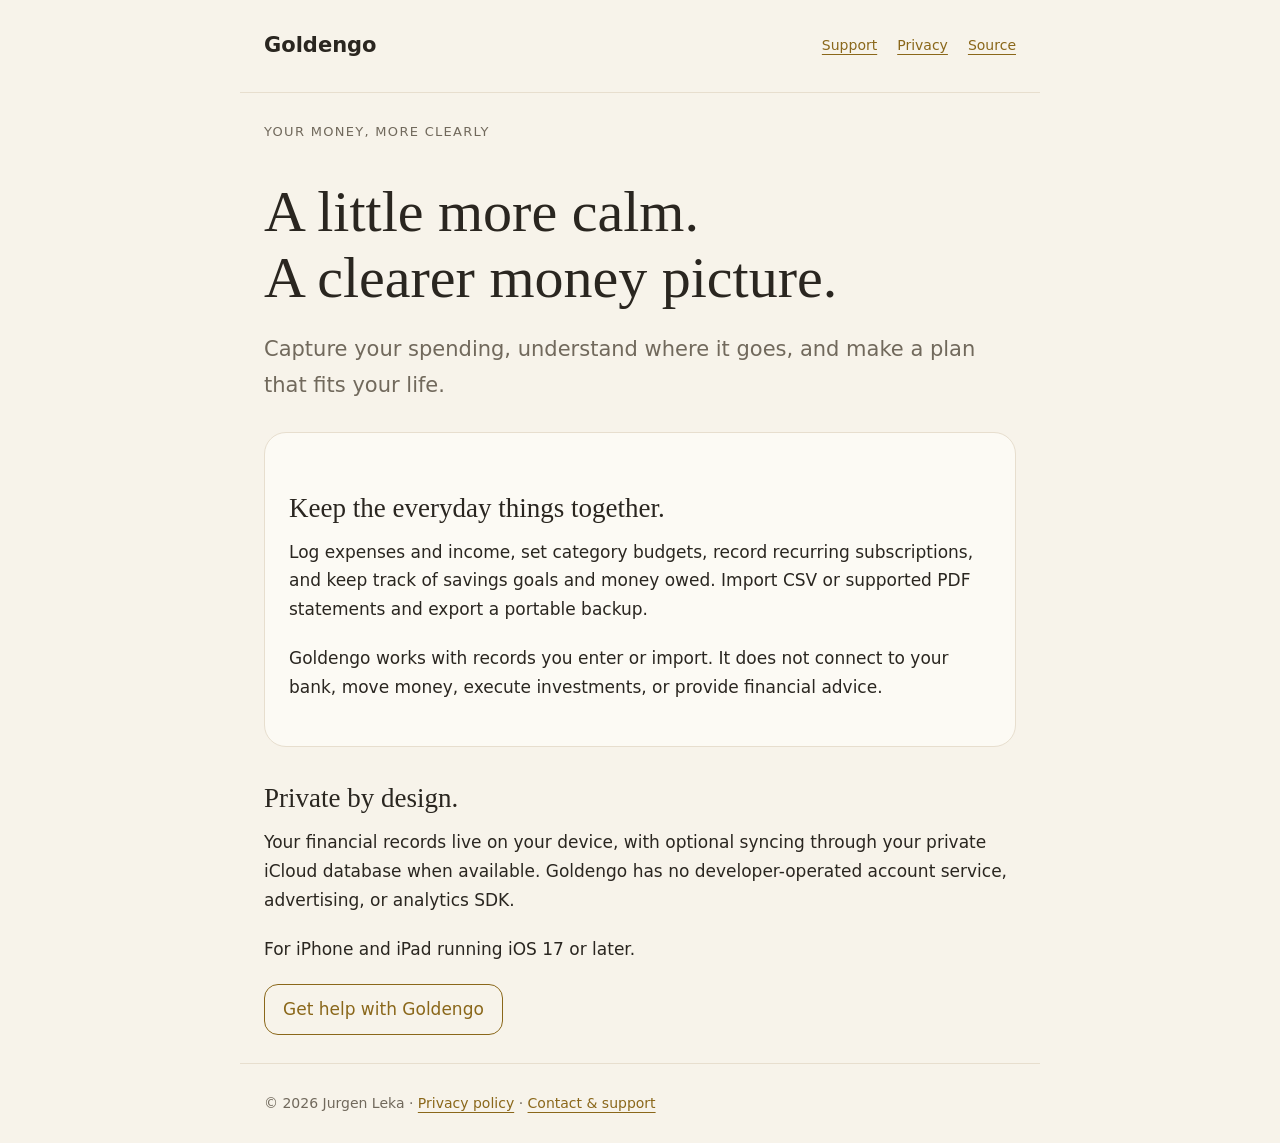
<file: index.html>
<!doctype html><html lang="en"><head><meta charset="utf-8"><meta name="viewport" content="width=device-width,initial-scale=1"><title>Goldengo — A clearer picture of your money</title><meta name="description" content="Goldengo is a private personal spending journal for iPhone and iPad. Track expenses, plan budgets and import statements."><link rel="stylesheet" href="style.css"></head><body><header><a class="brand" href="./">Goldengo</a><nav aria-label="Main navigation"><a href="support/">Support</a><a href="privacy/">Privacy</a><a href="https://github.com/jouleka/goldengo">Source</a></nav></header><main><p class="eyebrow">Your money, more clearly</p><h1>A little more calm.<br>A clearer money picture.</h1><p class="lead">Capture your spending, understand where it goes, and make a plan that fits your life.</p><div class="card"><h2>Keep the everyday things together.</h2><p>Log expenses and income, set category budgets, record recurring subscriptions, and keep track of savings goals and money owed. Import CSV or supported PDF statements and export a portable backup.</p><p>Goldengo works with records you enter or import. It does not connect to your bank, move money, execute investments, or provide financial advice.</p></div><h2>Private by design.</h2><p>Your financial records live on your device, with optional syncing through your private iCloud database when available. Goldengo has no developer-operated account service, advertising, or analytics SDK.</p><p>For iPhone and iPad running iOS 17 or later.</p><a class="button" href="support/">Get help with Goldengo</a></main><footer>© 2026 Jurgen Leka · <a href="privacy/">Privacy policy</a> · <a href="support/">Contact &amp; support</a></footer></body></html>
</file>
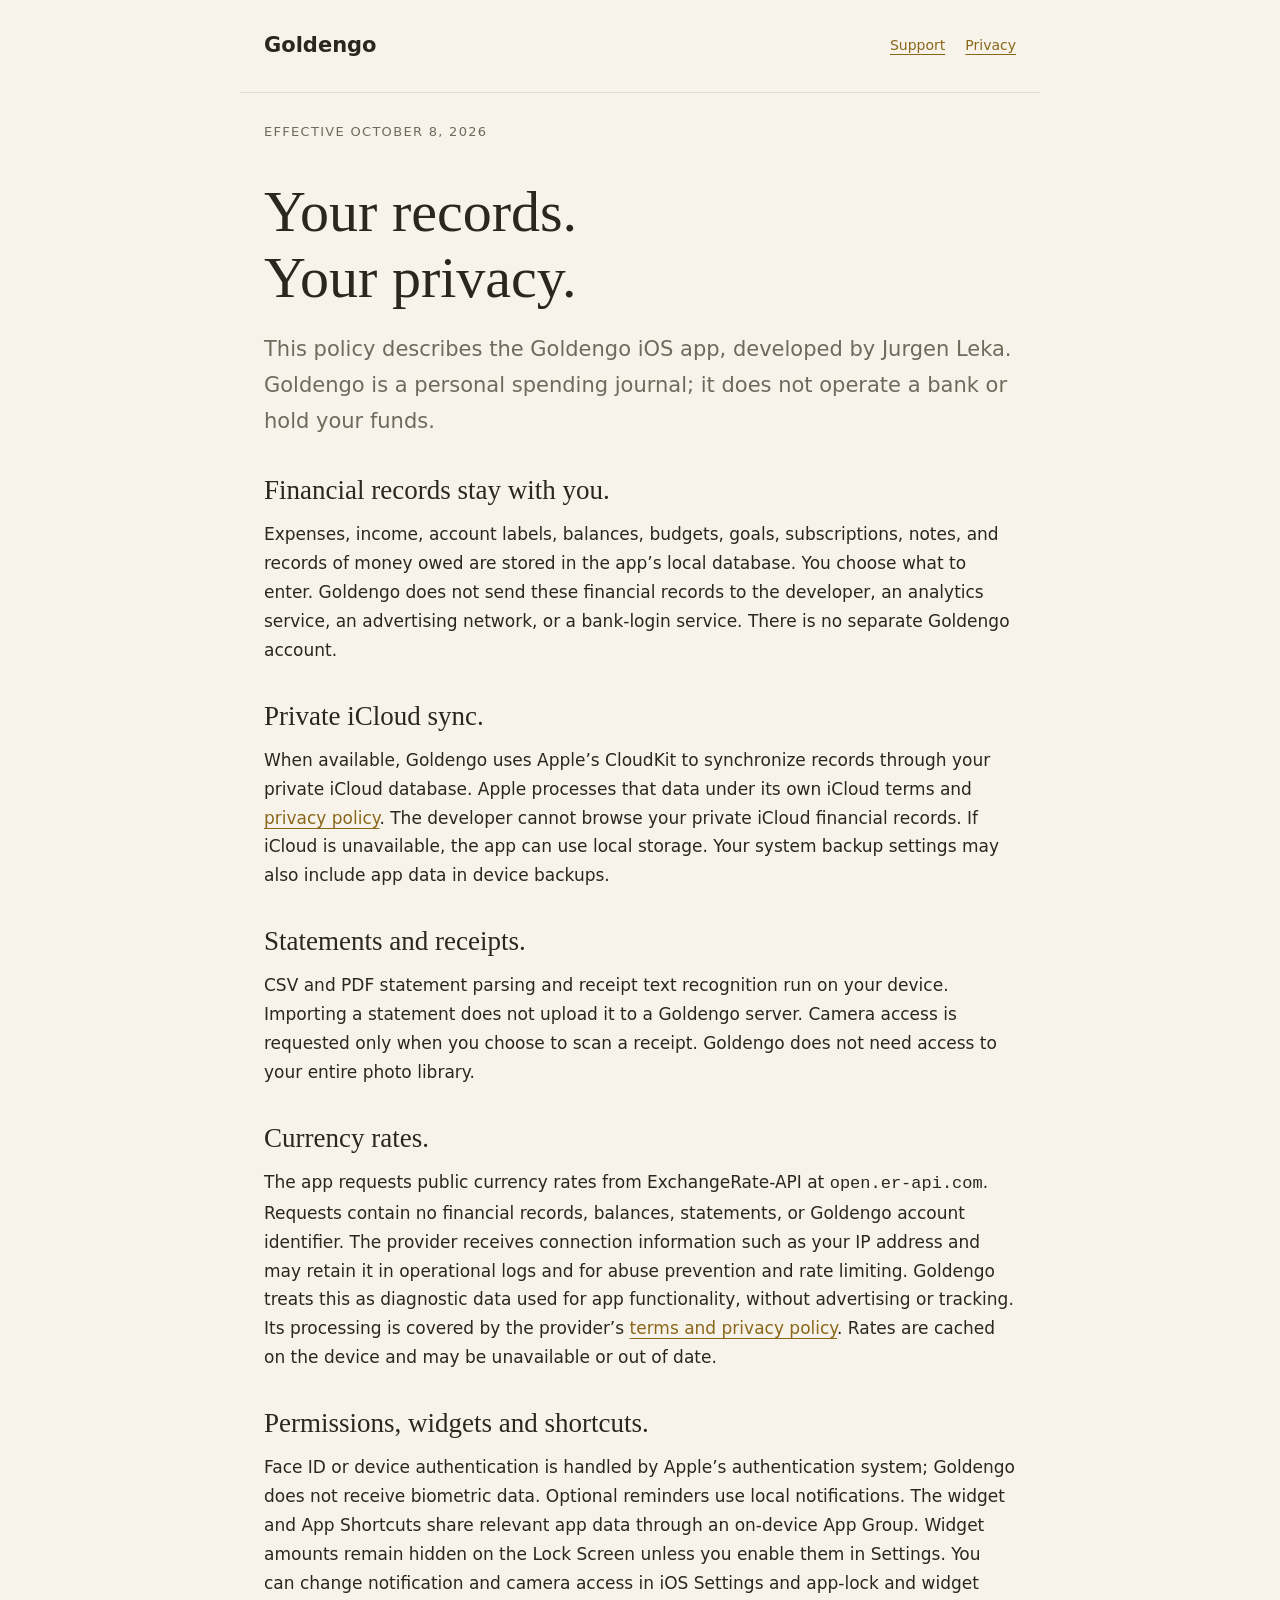
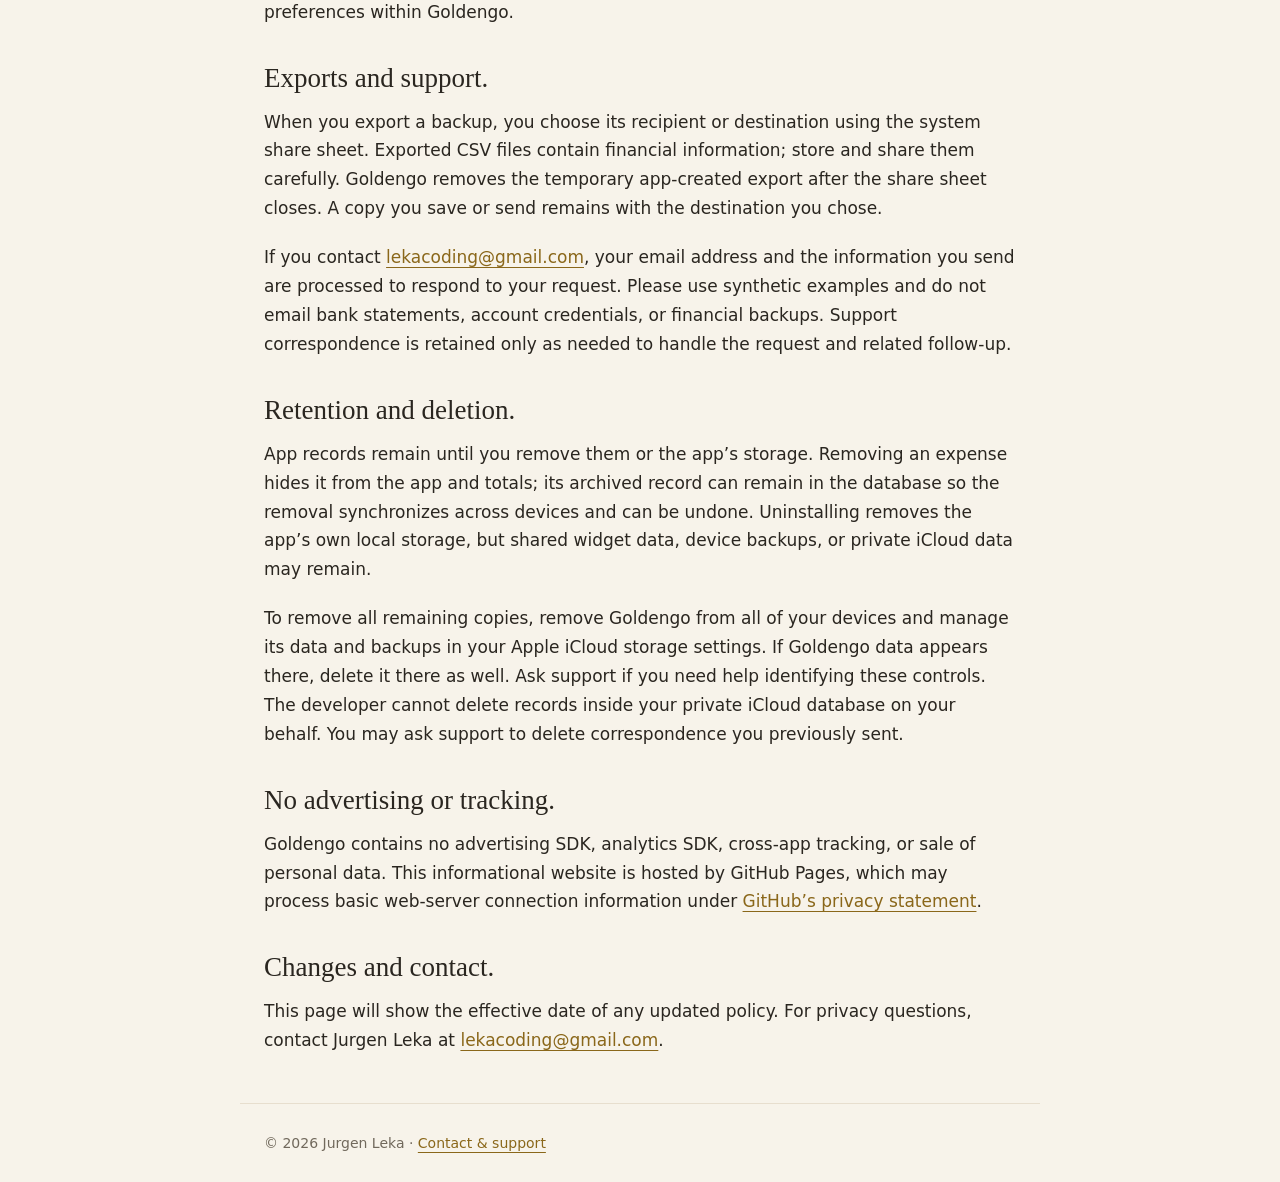
<file: privacy/index.html>
<!doctype html><html lang="en"><head><meta charset="utf-8"><meta name="viewport" content="width=device-width,initial-scale=1"><title>Goldengo Privacy Policy</title><meta name="description" content="How Goldengo stores financial records, uses iCloud, handles imports and protects your privacy."><link rel="stylesheet" href="../style.css"></head><body><header><a class="brand" href="../">Goldengo</a><nav aria-label="Main navigation"><a href="../support/">Support</a><a href="./" aria-current="page">Privacy</a></nav></header><main><p class="eyebrow">Effective October 8, 2026</p><h1>Your records.<br>Your privacy.</h1><p class="lead">This policy describes the Goldengo iOS app, developed by Jurgen Leka. Goldengo is a personal spending journal; it does not operate a bank or hold your funds.</p><h2>Financial records stay with you.</h2><p>Expenses, income, account labels, balances, budgets, goals, subscriptions, notes, and records of money owed are stored in the app’s local database. You choose what to enter. Goldengo does not send these financial records to the developer, an analytics service, an advertising network, or a bank-login service. There is no separate Goldengo account.</p><h2>Private iCloud sync.</h2><p>When available, Goldengo uses Apple’s CloudKit to synchronize records through your private iCloud database. Apple processes that data under its own iCloud terms and <a href="https://www.apple.com/legal/privacy/">privacy policy</a>. The developer cannot browse your private iCloud financial records. If iCloud is unavailable, the app can use local storage. Your system backup settings may also include app data in device backups.</p><h2>Statements and receipts.</h2><p>CSV and PDF statement parsing and receipt text recognition run on your device. Importing a statement does not upload it to a Goldengo server. Camera access is requested only when you choose to scan a receipt. Goldengo does not need access to your entire photo library.</p><h2>Currency rates.</h2><p>The app requests public currency rates from ExchangeRate-API at <code>open.er-api.com</code>. Requests contain no financial records, balances, statements, or Goldengo account identifier. The provider receives connection information such as your IP address and may retain it in operational logs and for abuse prevention and rate limiting. Goldengo treats this as diagnostic data used for app functionality, without advertising or tracking. Its processing is covered by the provider’s <a href="https://www.exchangerate-api.com/terms">terms and privacy policy</a>. Rates are cached on the device and may be unavailable or out of date.</p><h2>Permissions, widgets and shortcuts.</h2><p>Face ID or device authentication is handled by Apple’s authentication system; Goldengo does not receive biometric data. Optional reminders use local notifications. The widget and App Shortcuts share relevant app data through an on-device App Group. Widget amounts remain hidden on the Lock Screen unless you enable them in Settings. You can change notification and camera access in iOS Settings and app-lock and widget preferences within Goldengo.</p><h2>Exports and support.</h2><p>When you export a backup, you choose its recipient or destination using the system share sheet. Exported CSV files contain financial information; store and share them carefully. Goldengo removes the temporary app-created export after the share sheet closes. A copy you save or send remains with the destination you chose.</p><p>If you contact <a href="mailto:lekacoding@gmail.com">lekacoding@gmail.com</a>, your email address and the information you send are processed to respond to your request. Please use synthetic examples and do not email bank statements, account credentials, or financial backups. Support correspondence is retained only as needed to handle the request and related follow-up.</p><h2>Retention and deletion.</h2><p>App records remain until you remove them or the app’s storage. Removing an expense hides it from the app and totals; its archived record can remain in the database so the removal synchronizes across devices and can be undone. Uninstalling removes the app’s own local storage, but shared widget data, device backups, or private iCloud data may remain.</p><p>To remove all remaining copies, remove Goldengo from all of your devices and manage its data and backups in your Apple iCloud storage settings. If Goldengo data appears there, delete it there as well. Ask support if you need help identifying these controls. The developer cannot delete records inside your private iCloud database on your behalf. You may ask support to delete correspondence you previously sent.</p><h2>No advertising or tracking.</h2><p>Goldengo contains no advertising SDK, analytics SDK, cross-app tracking, or sale of personal data. This informational website is hosted by GitHub Pages, which may process basic web-server connection information under <a href="https://docs.github.com/en/site-policy/privacy-policies/github-general-privacy-statement">GitHub’s privacy statement</a>.</p><h2>Changes and contact.</h2><p>This page will show the effective date of any updated policy. For privacy questions, contact Jurgen Leka at <a href="mailto:lekacoding@gmail.com">lekacoding@gmail.com</a>.</p></main><footer>© 2026 Jurgen Leka · <a href="../support/">Contact &amp; support</a></footer></body></html>
</file>
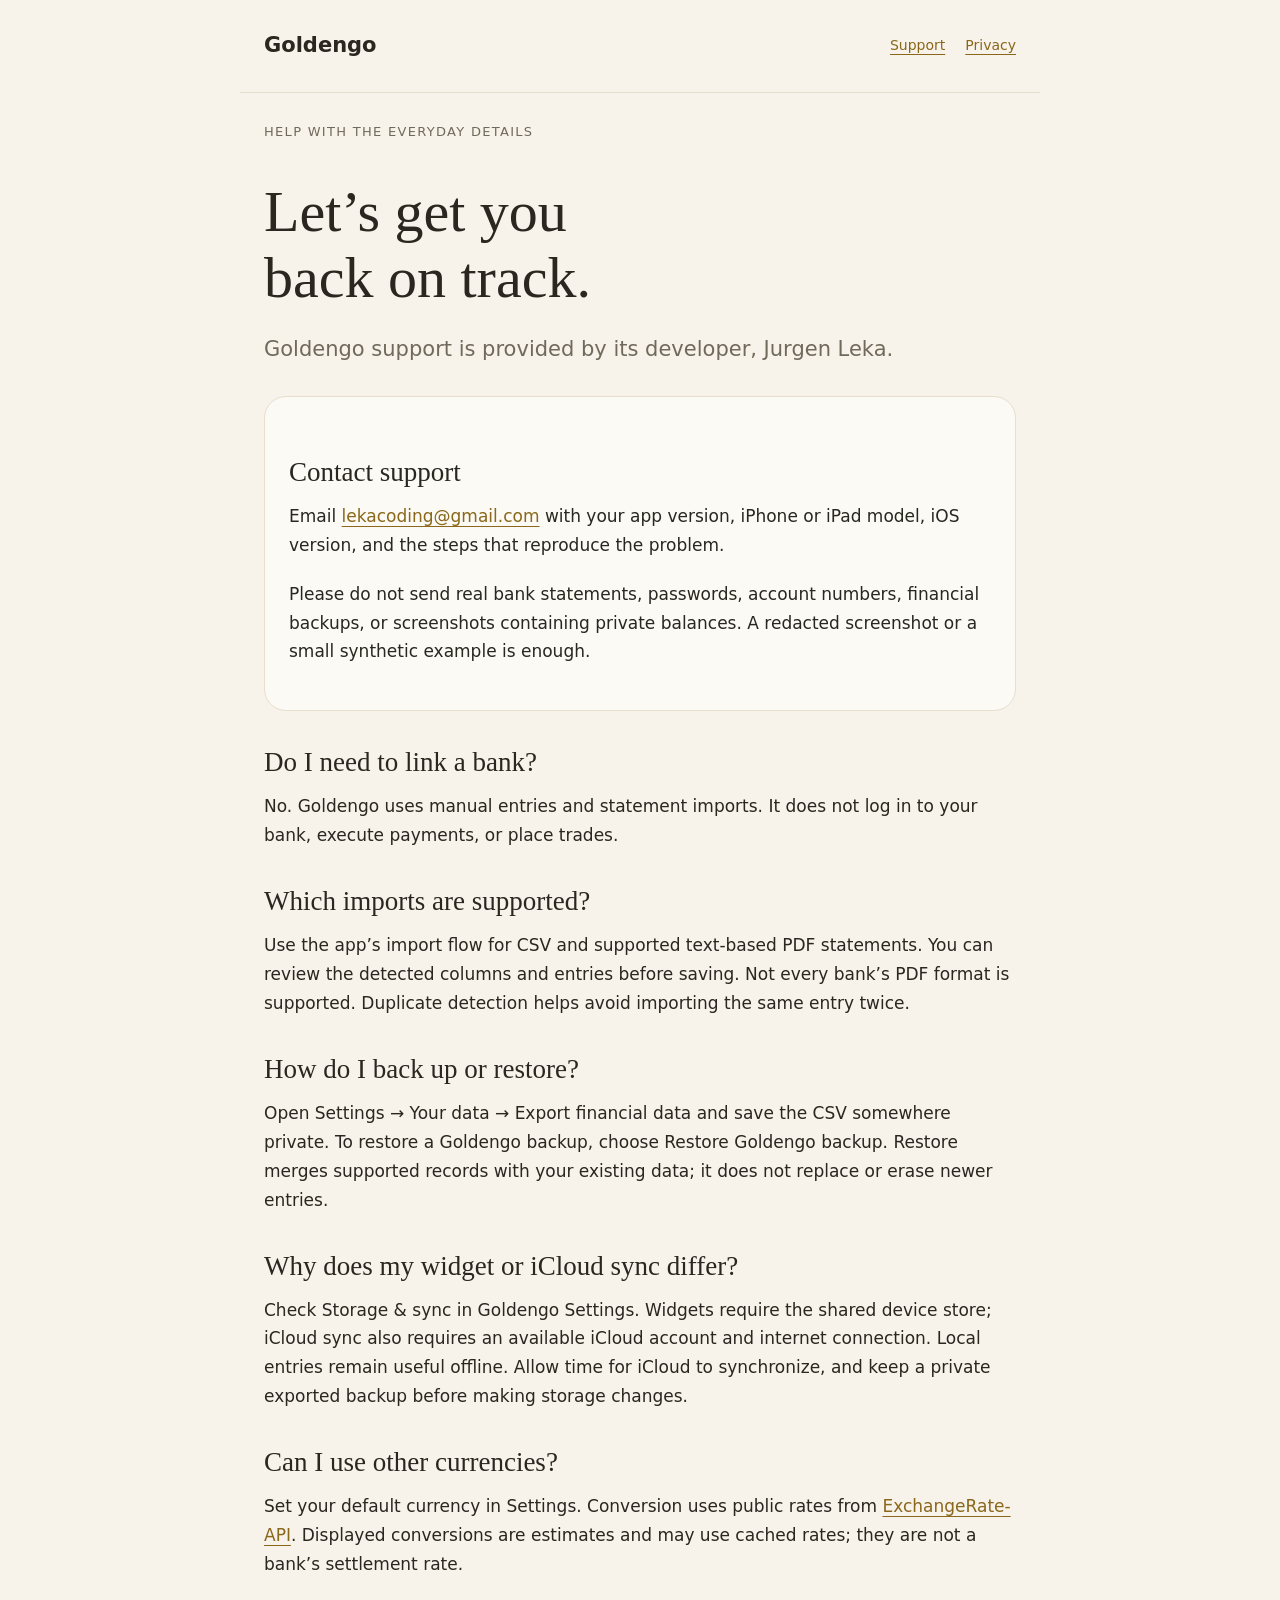
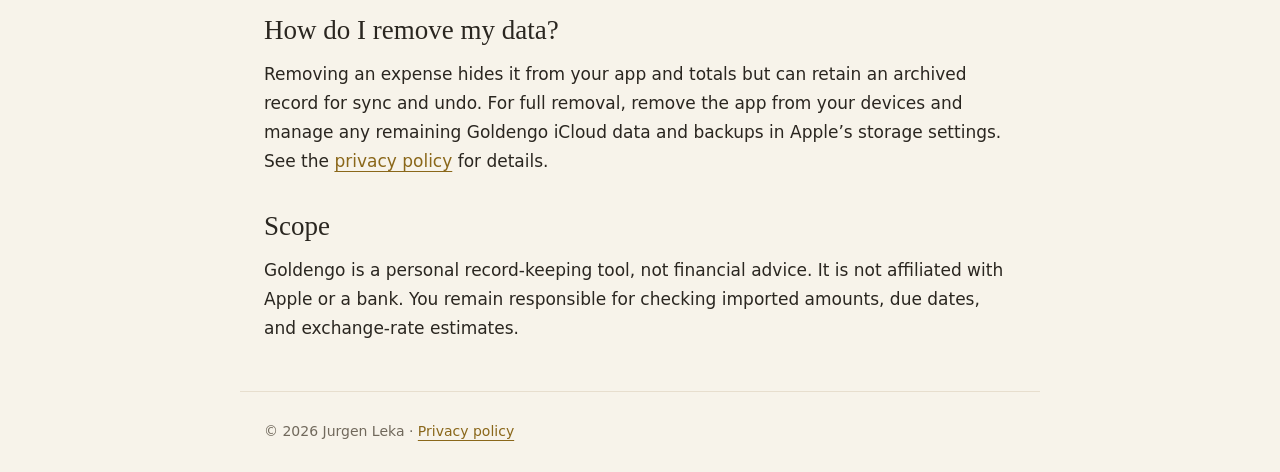
<file: support/index.html>
<!doctype html><html lang="en"><head><meta charset="utf-8"><meta name="viewport" content="width=device-width,initial-scale=1"><title>Goldengo Support</title><meta name="description" content="Contact Goldengo support and get help with expenses, imports, backups, widgets and iCloud sync."><link rel="stylesheet" href="../style.css"></head><body><header><a class="brand" href="../">Goldengo</a><nav aria-label="Main navigation"><a href="./" aria-current="page">Support</a><a href="../privacy/">Privacy</a></nav></header><main><p class="eyebrow">Help with the everyday details</p><h1>Let’s get you<br>back on track.</h1><p class="lead">Goldengo support is provided by its developer, Jurgen Leka.</p><div class="card"><h2>Contact support</h2><p>Email <a href="mailto:lekacoding@gmail.com?subject=Goldengo%20support">lekacoding@gmail.com</a> with your app version, iPhone or iPad model, iOS version, and the steps that reproduce the problem.</p><p>Please do not send real bank statements, passwords, account numbers, financial backups, or screenshots containing private balances. A redacted screenshot or a small synthetic example is enough.</p></div><h2>Do I need to link a bank?</h2><p>No. Goldengo uses manual entries and statement imports. It does not log in to your bank, execute payments, or place trades.</p><h2>Which imports are supported?</h2><p>Use the app’s import flow for CSV and supported text-based PDF statements. You can review the detected columns and entries before saving. Not every bank’s PDF format is supported. Duplicate detection helps avoid importing the same entry twice.</p><h2>How do I back up or restore?</h2><p>Open Settings → Your data → Export financial data and save the CSV somewhere private. To restore a Goldengo backup, choose Restore Goldengo backup. Restore merges supported records with your existing data; it does not replace or erase newer entries.</p><h2>Why does my widget or iCloud sync differ?</h2><p>Check Storage &amp; sync in Goldengo Settings. Widgets require the shared device store; iCloud sync also requires an available iCloud account and internet connection. Local entries remain useful offline. Allow time for iCloud to synchronize, and keep a private exported backup before making storage changes.</p><h2>Can I use other currencies?</h2><p>Set your default currency in Settings. Conversion uses public rates from <a href="https://www.exchangerate-api.com">ExchangeRate-API</a>. Displayed conversions are estimates and may use cached rates; they are not a bank’s settlement rate.</p><h2>How do I remove my data?</h2><p>Removing an expense hides it from your app and totals but can retain an archived record for sync and undo. For full removal, remove the app from your devices and manage any remaining Goldengo iCloud data and backups in Apple’s storage settings. See the <a href="../privacy/">privacy policy</a> for details.</p><h2>Scope</h2><p>Goldengo is a personal record-keeping tool, not financial advice. It is not affiliated with Apple or a bank. You remain responsible for checking imported amounts, due dates, and exchange-rate estimates.</p></main><footer>© 2026 Jurgen Leka · <a href="../privacy/">Privacy policy</a></footer></body></html>
</file>
<file: style.css>
:root{color-scheme:light dark;--canvas:#f7f3ea;--surface:#fcfaf4;--ink:#2a2620;--muted:#71695c;--gold:#8a671a;--line:#e7dece}
*{box-sizing:border-box}body{margin:0;background:var(--canvas);color:var(--ink);font:17px/1.7 system-ui,-apple-system,BlinkMacSystemFont,"Segoe UI",sans-serif}header,main,footer{max-width:800px;margin:auto;padding:28px 24px}header{display:flex;justify-content:space-between;align-items:center;border-bottom:1px solid var(--line)}a{color:var(--gold);text-underline-offset:4px}nav{display:flex;gap:20px;font-size:14px}.brand{font-weight:650;font-size:21px;text-decoration:none;color:var(--ink)}h1,h2{font-family:Georgia,serif;font-weight:400;line-height:1.15}h1{font-size:clamp(36px,8vw,58px);margin:36px 0 20px}h2{font-size:27px;margin:36px 0 14px}p,ul,ol{margin:0 0 20px}.eyebrow{color:var(--muted);font-size:13px;letter-spacing:.1em;text-transform:uppercase}.lead{font-size:21px;color:var(--muted)}.card{background:var(--surface);border:1px solid var(--line);border-radius:22px;padding:24px;margin:28px 0}.button{display:inline-block;padding:10px 18px;border:1px solid var(--gold);border-radius:14px;text-decoration:none}footer{border-top:1px solid var(--line);color:var(--muted);font-size:14px}li{margin-bottom:10px}strong{font-weight:650}@media(prefers-color-scheme:dark){:root{--canvas:#17140f;--surface:#211d16;--ink:#f3ecdd;--muted:#a89e89;--gold:#e0ae4a;--line:#322c22}}@media(max-width:480px){header{align-items:flex-start;gap:16px;flex-direction:column}nav{gap:16px}}
</file>
